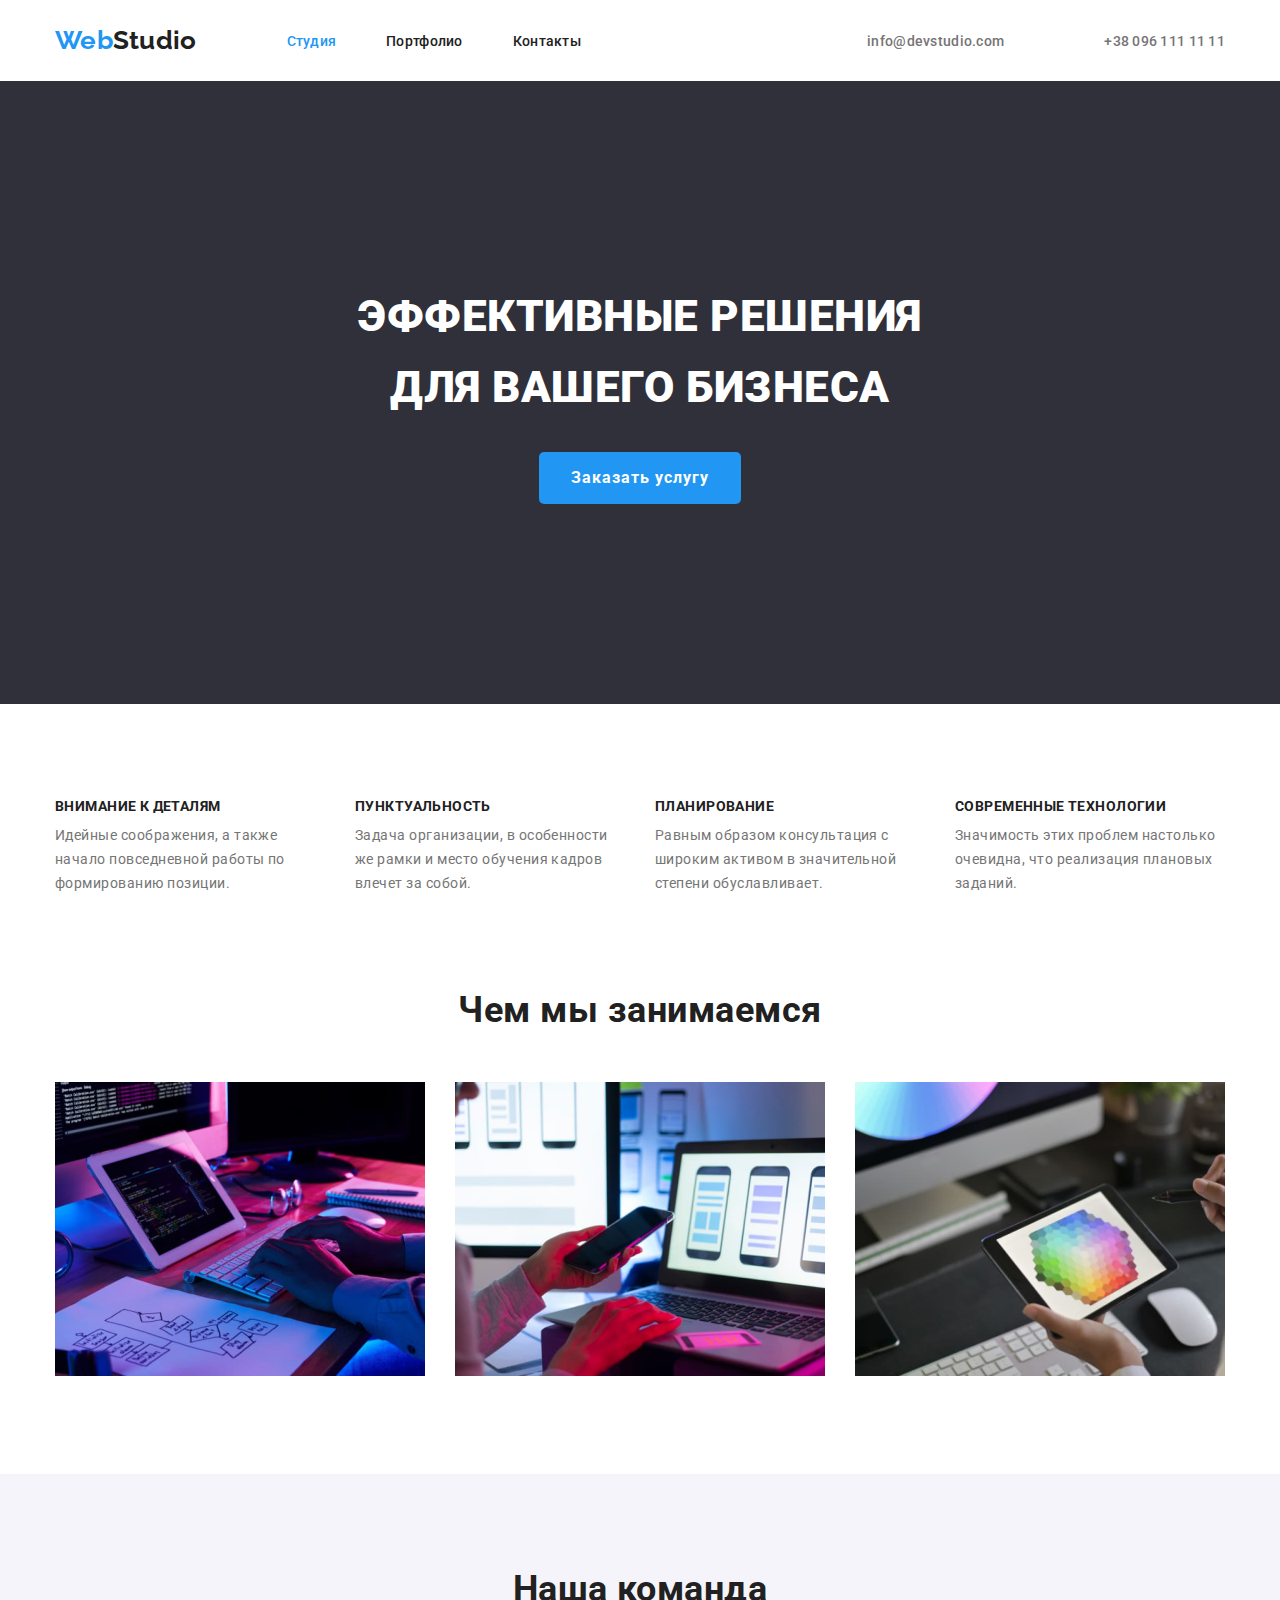
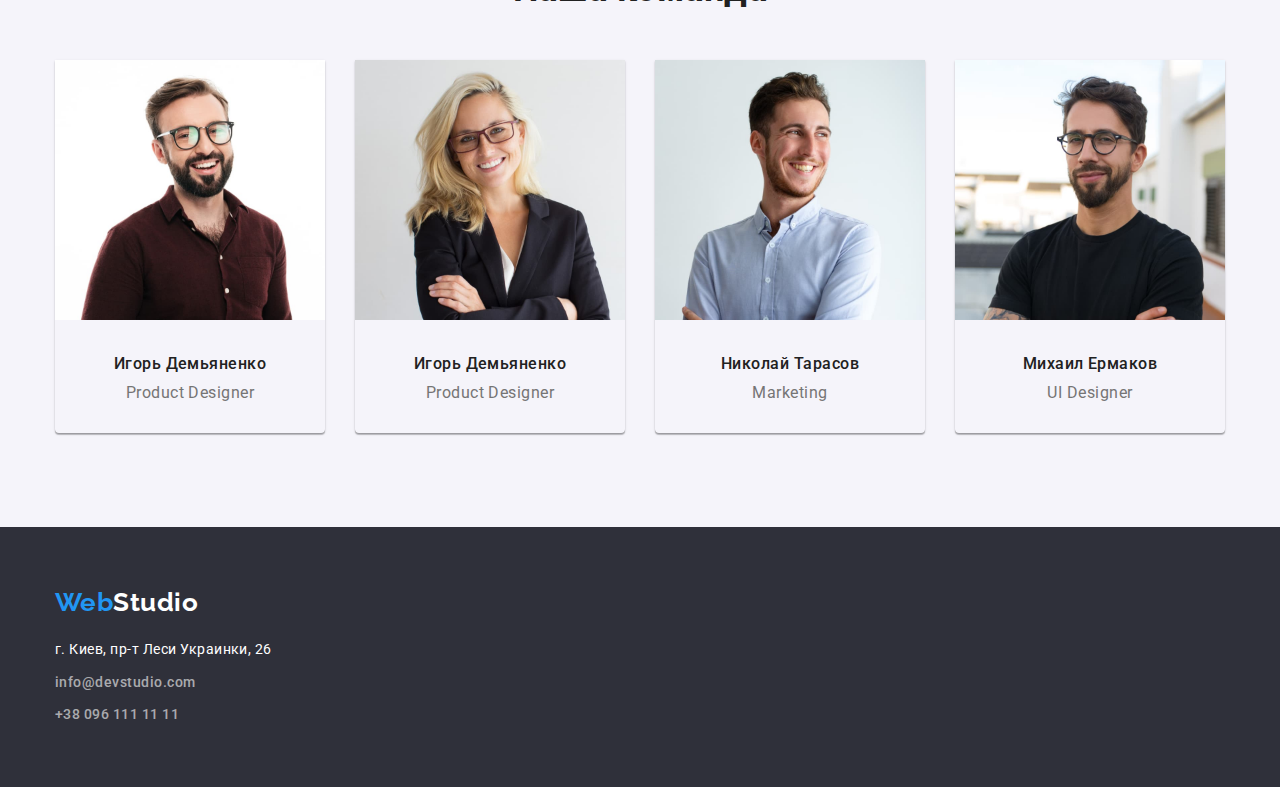
<file: index.html>
<!DOCTYPE html>
<html lang="en">
<head>
    <meta charset="UTF-8">
    <meta http-equiv="X-UA-Compatible" content="IE=edge">
    <meta name="viewport" content="width=device-width, initial-scale=1.0">
    <title>Document</title>
    <link href="https://fonts.googleapis.com/css2?family=Raleway:wght@700&family=Roboto:wght@400;500;700;900&display=swap"
        rel="stylesheet">
    <link rel="stylesheet" href="https://cdnjs.cloudflare.com/ajax/libs/modern-normalize/1.1.0/modern-normalize.min.css">
    <link rel="stylesheet" href="styles/styles.css">
</head>
<body class="main">
    <header>
        <div class="header-container container">
            <a href="./index.html" class="logo">
                <span class="name-part-1">Web</span><span class="name-part-2">Studio</span>
            </a>
            <nav class="navigation">
                <ul class="navigation-list">
                    <li class="item"><a href="./index.html" class="link current">Студия</a></li>
                    <li class="item"><a href="./portfolio.html" class="link">Портфолио</a></li>
                    <li class="item"><a href="" class="link">Контакты</a></li>
                </ul>
            </nav>
            <ul class="header-info">
                <li class="item"><a href="mailto:info@devstudio.com" class="mail link">info@devstudio.com</a></li>
                <li class="item"><a href="tel:+380961111111" class="tel link">+38 096 111 11 11</a></li>
            </ul>
        </div>
    </header>
    <main>
        <!--Основная идея-->
        <section class="idea">
            <div class="container">
                <h1 class="tagline">Эффективные решения<br>для вашего бизнеса</h1>
                <button class="order-button" type="button">Заказать услугу</button>
            </div>
        </section>
        <!--Особенности-->
        <section class="features">
            <div class="container">
                <ul class="features-list">
                    <li class="item">
                        <h3 class="header">Внимание к деталям</h3>
                        <p class="text">Идейные соображения, а также начало повседневной работы по формированию позиции.</p>
                    </li>
                    <li class="item">
                        <h3 class="header">Пунктуальность</h3>
                        <p class="text">Задача организации, в особенности же рамки и место обучения кадров влечет за собой.</p>
                    </li>
                    <li class="item">
                        <h3 class="header">Планирование</h3>
                        <p class="text">Равным образом консультация с широким активом в значительной степени обуславливает.</p>
                    </li>
                    <li class="item">
                        <h3 class="header">Современные технологии</h3>
                        <p class="text">Значимость этих проблем настолько очевидна, что реализация плановых заданий.</p>
                    </li>
                </ul>
            </div>
        </section>
        <!--Примеры-->
        <section class="examples">
            <div class="container">
                <h2 class="header">Чем мы занимаемся</h2>
                <ul class="examples-list">
                    <li class="item">
                        <a href="">
                            <img src="images/main/example-1.jpg" alt="Картинка проекта 1" width="370">
                        </a>
                    </li>
                    <li class="item">
                        <a href="">
                            <img src="images/main/example-2.jpg" alt="Картинка проекта 2" width="370">
                        </a>
                    </li>
                    <li class="item">
                        <a href="">
                            <img src="images/main/example-3.jpg" alt="Картинка проекта 3" width="370">
                        </a>
                    </li>
                </ul>
            </div>
        </section>
        <!--Команда-->
        <section class="team">
            <div class="container">
                <h2 class="header">Наша команда</h2>
                <ul class="team-list">
                    <li class="item">
                        <img src="images/main/card-1.jpg" alt="photo Product Designer" width="270">
                        <div class="description">
                            <p class="name">Игорь Демьяненко</p>
                            <p class="position">Product Designer</p>
                        </div>                        
                    </li>
                    <li class="item">
                        <img src="images/main/card-2.jpg" alt="photo Product Designer" width="270">
                        <div class="description">
                            <p class="name">Игорь Демьяненко</p>
                            <p class="position">Product Designer</p>
                        </div>
                    </li>
                    <li class="item">
                        <img src="images/main/card-3.jpg" alt="photo Marketing" width="270">
                        <div class="description">
                            <p class="name">Николай Тарасов</p>
                            <p class="position">Marketing</p>
                        </div>                        
                    </li>
                    <li class="item">
                        <img src="images/main/card-4.jpg" alt="photo UI Designer" width="270">
                        <div class="description">
                            <p class="name">Михаил Ермаков</p>
                            <p class="position">UI Designer</p>
                        </div>
                    </li>
                </ul>
            </div>
        </section>
    </main>
    <footer>
        <div class="container">
            <a href="./index.html" class="logo">
                <span class="name-part-1">Web</span><span class="name-part-2">Studio</span>
            </a>
            <ul class="company-info">
                <li class="item">
                    <address>г. Киев, пр-т Леси Украинки, 26</address>
                </li>
                <li class="item">
                    <a href="mailto:info@devstudio.com" class="mail">info@devstudio.com</a>
                </li>
                <li class="item">
                    <a href="tel:+380961111111" class="tel">+38 096 111 11 11</a>
                </li>
            </ul>
        </div>        
    </footer>
</body>
</html>
</file>
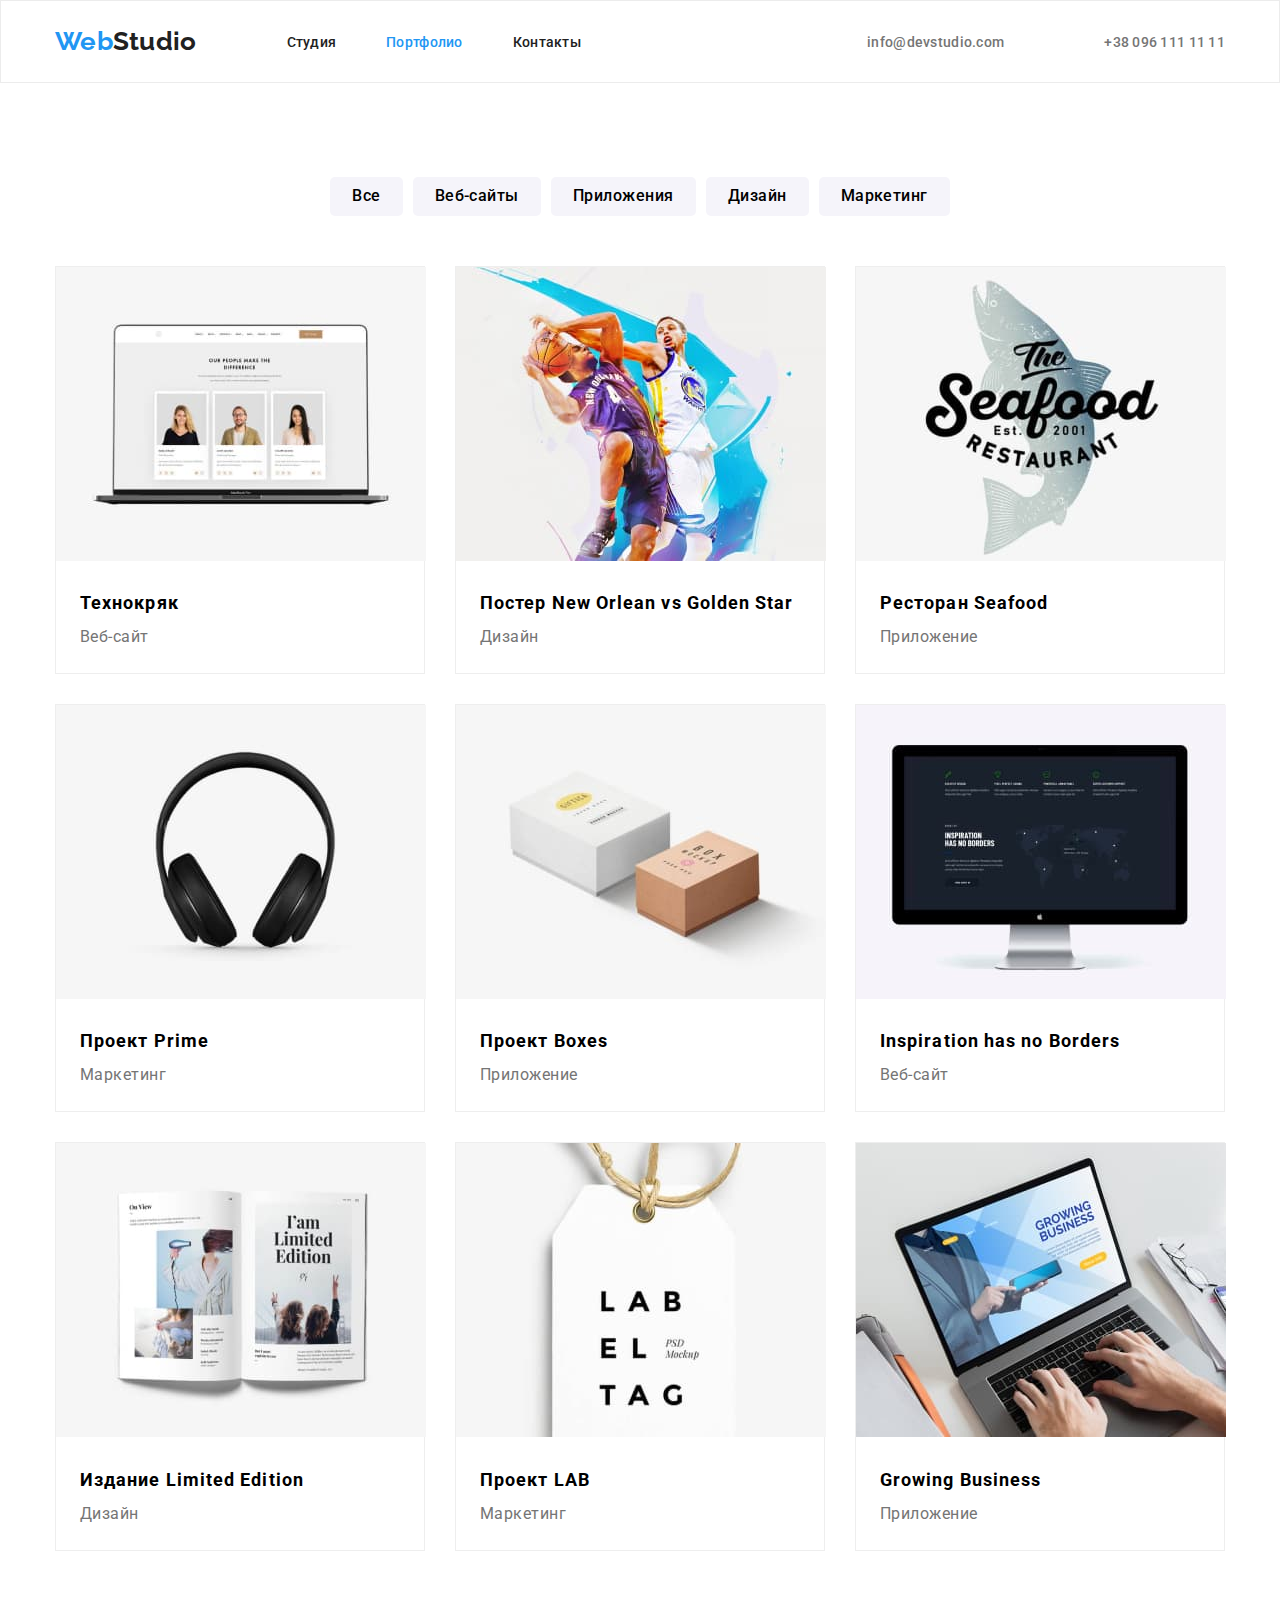
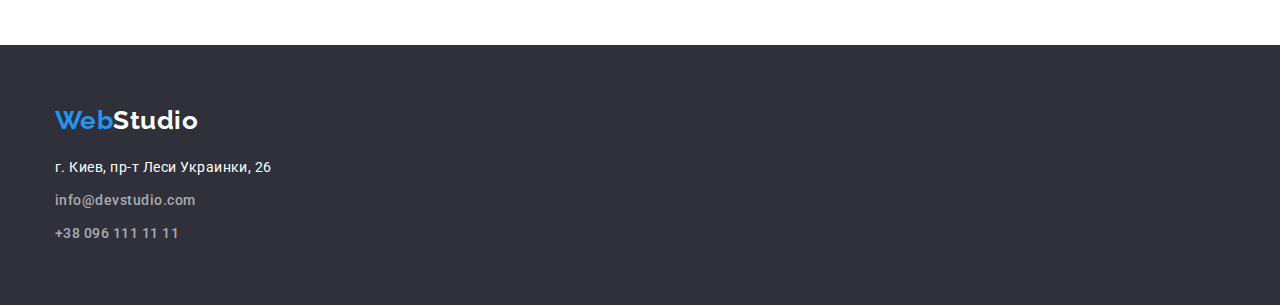
<file: portfolio.html>
<!DOCTYPE html>
<html lang="en">
<head>
    <meta charset="UTF-8">
    <meta http-equiv="X-UA-Compatible" content="IE=edge">
    <meta name="viewport" content="width=device-width, initial-scale=1.0">
    <title>Document</title>
    <link href="https://fonts.googleapis.com/css2?family=Raleway:wght@700&family=Roboto:wght@400;500;700;900&display=swap"
        rel="stylesheet">
    <link rel="stylesheet" href="https://cdnjs.cloudflare.com/ajax/libs/modern-normalize/1.1.0/modern-normalize.min.css">
    <link rel="stylesheet" href="styles/styles.css">
</head>
<body class="portfolio">
    <header>
        <div class="header-container container">
            <a href="./index.html" class="logo">
                <span class="name-part-1">Web</span><span class="name-part-2">Studio</span>
            </a>
            <nav class="navigation">
                <ul class="navigation-list">
                    <li class="item"><a href="./index.html" class="link">Студия</a></li>
                    <li class="item"><a href="./portfolio.html" class="link current">Портфолио</a></li>
                    <li class="item"><a href="" class="link">Контакты</a></li>
                </ul>
            </nav>
            <ul class="header-info">
                <li class="item"><a href="mailto:info@devstudio.com" class="mail link">info@devstudio.com</a></li>
                <li class="item"><a href="tel:+380961111111" class="tel link">+38 096 111 11 11</a></li>
            </ul>
        </div>
    </header>
    <main>
        <section class="main-content">
            <div class="container">
                <!-- Фильтры -->
                <div class="filters">
                    <ul class="filters-list">
                        <li class="item">
                            <button>Все</button>
                        </li>
                        <li class="item">
                            <button>Веб-сайты</button>
                        </li>
                        <li class="item">
                            <button>Приложения</button>
                        </li>
                        <li class="item">
                            <button>Дизайн</button>
                        </li>
                        <li class="item">
                            <button>Маркетинг</button>
                        </li>
                    </ul>
                </div>
                <!--Проекты-->
                <div class="projects">
                    <ul class="projects-list">
                        <li class="item">
                            <img src="images/porfolio/project-1.jpg" alt="photo project-1" width="370">
                            <div class="text-padding">
                                <p class="project-name">Технокряк</p>
                                <p class="project-type">Веб-сайт</p>
                            </div>
                        </li>
                        <li class="item">
                            <img src="images/porfolio/project-2.jpg" alt="photo project-2" width="370">
                            <div class="text-padding">
                                <p class="project-name">Постер New Orlean vs Golden Star</p>
                                <p class="project-type">Дизайн</p>
                            </div>
                        </li>
                        <li class="item last-in-line">
                            <img src="images/porfolio/project-3.jpg" alt="photo project-3" width="370">
                            <div class="text-padding">
                                <p class="project-name">Ресторан Seafood</p>
                                <p class="project-type">Приложение</p>
                            </div>
                        </li>
                        <li class="item">
                            <img src="images/porfolio/project-4.jpg" alt="photo project-4" width="370">
                            <div class="text-padding">
                                <p class="project-name">Проект Prime</p>
                                <p class="project-type">Маркетинг</p>
                            </div>                            
                        </li>
                        <li class="item">
                            <img src="images/porfolio/project-5.jpg" alt="photo project-5" width="370">
                            <div class="text-padding">
                                <p class="project-name">Проект Boxes</p>
                                <p class="project-type">Приложение</p>
                            </div>                            
                        </li>
                        <li class="item last-in-line">
                            <img src="images/porfolio/project-6.jpg" alt="photo project-6" width="370">
                            <div class="text-padding">
                                <p class="project-name">Inspiration has no Borders</p>
                                <p class="project-type">Веб-сайт</p>
                            </div>                            
                        </li>
                        <li class="item">
                            <img src="images/porfolio/project-7.jpg" alt="photo project-7" width="370">
                            <div class="text-padding">
                                <p class="project-name">Издание Limited Edition</p>
                                <p class="project-type">Дизайн</p>
                            </div>                            
                        </li>
                        <li class="item">
                            <img src="images/porfolio/project-8.jpg" alt="photo project-8" width="370">
                            <div class="text-padding">
                                <p class="project-name">Проект LAB</p>
                                <p class="project-type">Маркетинг</p>
                            </div>                            
                        </li>
                        <li class="item last-in-line">
                            <img src="images/porfolio/project-9.jpg" alt="photo project-9" width="370">
                            <div class="text-padding">
                                <p class="project-name">Growing Business</p>
                                <p class="project-type">Приложение</p>
                            </div>                            
                        </li>
                    </ul>
                </div>
            </div>
        </section>
    </main>
    <footer>
        <div class="container">
            <a href="./index.html" class="logo">
                <span class="name-part-1">Web</span><span class="name-part-2">Studio</span>
            </a>
            <ul class="company-info">
                <li class="item">
                    <address>г. Киев, пр-т Леси Украинки, 26</address>
                </li>
                <li class="item">
                    <a href="mailto:info@devstudio.com" class="mail">info@devstudio.com</a>
                </li>
                <li class="item">
                    <a href="tel:+380961111111" class="tel">+38 096 111 11 11</a>
                </li>
            </ul>
        </div>
    </footer>
</body>
</html>
</file>
<file: styles/styles.css>
/* colors */
:root {
    --primary-text-color: #212121;
    --secondary-text-color: #FFFFFF;    
    --additional-text-color: #757575;

    --accent-color: #2196F3;

    --primary-page-color: #FFFFFF;
    --secondary-page-color: #2F303A;
    --additional-page-color: #F5F4FA;

    --first-stroke-color: #ECECEC;
    --second-stroke-color: #EEEEEE;
}

/* preset */
html {
    box-sizing: border-box;
}

*,
*::before,
*::after {
    box-sizing: inherit;
}

ul {
    list-style-type: none;
}

a {
    text-decoration: none;
    color: var(--primary-text-color);
}

a,
ul,
li,
p,
h1,
h2,
h3 {
    margin-top: 0;
    margin-bottom: 0;
}

ul {
    padding-left: 0px;
}

a :visited {
    color: var(--primary-text-color);
}

/*main page*/
body {
    font-family: 'Roboto';
    font-weight: 400;
    letter-spacing: 0.03em;
}

.container {
    width: 1200px;
    padding-left: 15px;
    padding-right: 15px;
    margin-left: auto;
    margin-right: auto;
}

.main {
    background-color: var(--primary-page-color);
    color: var(--primary-text-color);
}

/* body styles */
.header-container {
    display: flex;
    align-items: center;
}

header {
    font-weight: 500;
    font-size: 14px;
    line-height: 1.15;
    letter-spacing: 0.02em;
}

.portfolio header {
    border: 1px solid var(--first-stroke-color);
}

.logo {
    font-family: 'Raleway';
    font-weight: 700;
    font-size: 26px;
    line-height: 1.2;
}

header .logo {
    padding-bottom: 25px;
    padding-top: 25px;
    margin-right: 90px;
}

header .name-part-2 {
    color: var(--primary-text-color);
}

.name-part-1 {
    color: var(--accent-color);
}

.navigation :hover {
    color: var(--accent-color);
}

.navigation .current {
    color: var(--accent-color);
}

.navigation-list {
    display: flex;
}

.navigation-list .link,
.header-info .link {
    display: block;
    padding-bottom: 32px;
    padding-top: 32px;
}

.navigation-list > .item:not(:last-child) {
    margin-right: 50px;
}

.header-info {
    display: flex;
    margin-left: auto;
}

.header-info .item:not(:last-child) {
    margin-right: 50px;
}

.mail,
.tel {
    color: var(--additional-text-color);
    font-weight: 500;
}

.mail:hover,
.tel:hover,
.mail:focus .tel:focus {
    color: var(--accent-color);
}

header .mail {
    margin-right: 50px;
}

.idea {
    padding-top: 200px;
    padding-bottom: 200px;
    text-align: center;
    background-color: var(--secondary-page-color);
    color: var(--secondary-text-color);    
}

.tagline {
    margin-bottom: 30px;
    font-weight: 900;
    font-size: 44px;
    line-height: 1.6;
    text-transform: uppercase;
}

.order-button {
    padding: 10px 32px;
    border-radius: 5px;
    border: 0;
    background-color: var(--accent-color);
    color: var(--secondary-text-color);
    cursor: pointer;
    font-weight: 700;
    font-size: 16px;
    line-height: 2;
    letter-spacing: 0.06em
}

.features {
    padding-top: 94px;
    padding-bottom: 94px;
}

.features .header {
    margin-bottom: 10px;
}

.features-list {
    display: flex;
    flex-wrap: wrap;
}

.features-list > li {
    width: 270px;
}

.features-list > li:not(:last-child) {
    margin-right: 30px;
}

.features .header {
    font-weight: 700;
    font-size: 14px;
    line-height: 1.15;
    letter-spacing: 0.03em;
    text-transform: uppercase;
}

.features .text {
    color: var(--additional-text-color);
    font-size: 14px;
    line-height: 1.7;
}

.examples {
    padding-bottom: 94px;
}

.examples .header,
.team .header {
    margin-bottom: 50px;
    text-align: center;
    font-weight: 700;
    font-size: 36px;
    line-height: 1.17;
}

.examples-list,
.team-list {
    display: flex;
    justify-content: space-between;
}

.team-list .item {
    box-shadow: 0px 1px 3px rgba(0, 0, 0, 0.12), 0px 1px 1px rgba(0, 0, 0, 0.14), 0px 2px 1px rgba(0, 0, 0, 0.2);
    border-radius: 0px 0px 4px 4px;
}

.team {
    padding-top: 94px;
    padding-bottom: 94px;
    background-color: var(--additional-page-color);
    font-size: 16px;
    line-height: 1.2;
}

.team .description {
    padding-top: 30px;
    padding-bottom: 30px;
}

.team .name,
.team .position {
    text-align: center;
}

.team .name {
    margin-bottom: 10px;
    font-weight: 500;
}

.team .position {
    color: var(--additional-text-color);
}

/* footer */
footer {
    padding-top: 60px;
    padding-bottom: 60px;
    background-color: var(--secondary-page-color);
    color: var(--secondary-text-color);
}

footer .logo {
    display: block;
    margin-bottom: 20px;
}

footer .name-part-2 {
    color: var(--secondary-text-color);
}

footer .mail,
footer .tel {
    color: rgba(255, 255, 255, 0.6);
}

.company-info .tel {
    display: block;
}

.company-info {
    font-size: 14px;
    line-height: 1.7;
}

.company-info > .item:not(:last-child) {
    margin-bottom: 9px;
}

address {
    font-style: normal;
}

/* porfolio page */
.portfolio .main-content {
    padding-top: 94px;
    padding-bottom: 94px;
}

.filters-list {
    display: flex;
    justify-content: center;
    margin-bottom: 50px;
}

.filters-list .item:not(:last-child) {
    margin-right: 10px;
}

.filters button {
    background-color: var(--additional-page-color);
    cursor: pointer;
    font-weight: 500;
    font-size: 16px;
    line-height: 1.65;
    letter-spacing: 0.03em;
    border-radius: 5px;
    border: 0;
    padding: 6px 22px;
}

.filters button:hover,
.filters button:focus {
    background-color: var(--accent-color);
    color: var(--secondary-text-color);
}

.projects-list {
    display: flex;
    flex-wrap: wrap;
}

.projects-list .item:not(:nth-child(3n)) {
    margin-right: 30px;
}

.projects-list .item:not(:nth-last-child(-n + 3)) {
    margin-bottom: 30px;
}

.projects-list .item {
    width: 370px;
    border: 1px solid var(--second-stroke-color);
}

.projects-list .text-padding {
    padding: 20px 24px;
}

.project-name {
    font-weight: 700;
    font-size: 18px;
    line-height: 2;
    letter-spacing: 0.06em;
}

.project-type {
    color: var(--additional-text-color);
    font-size: 16px;
    line-height: 2;
}
</file>
